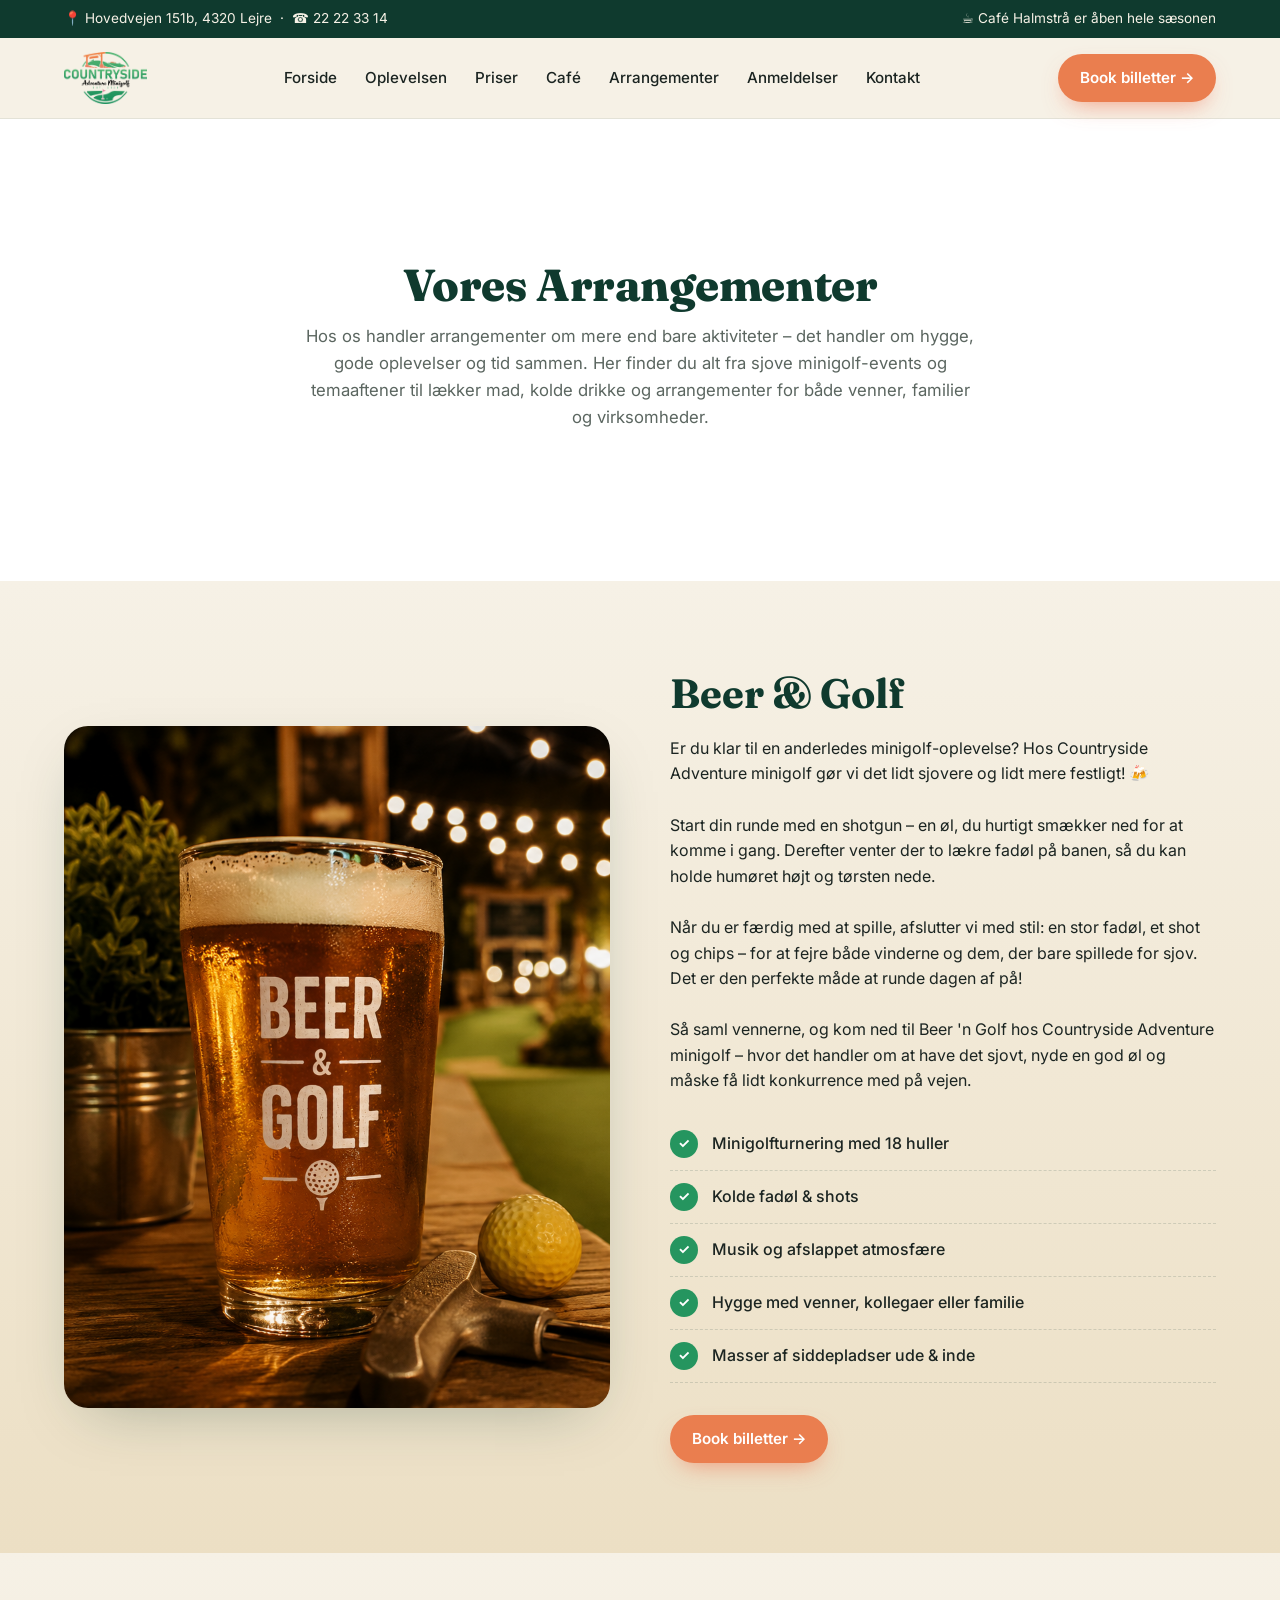
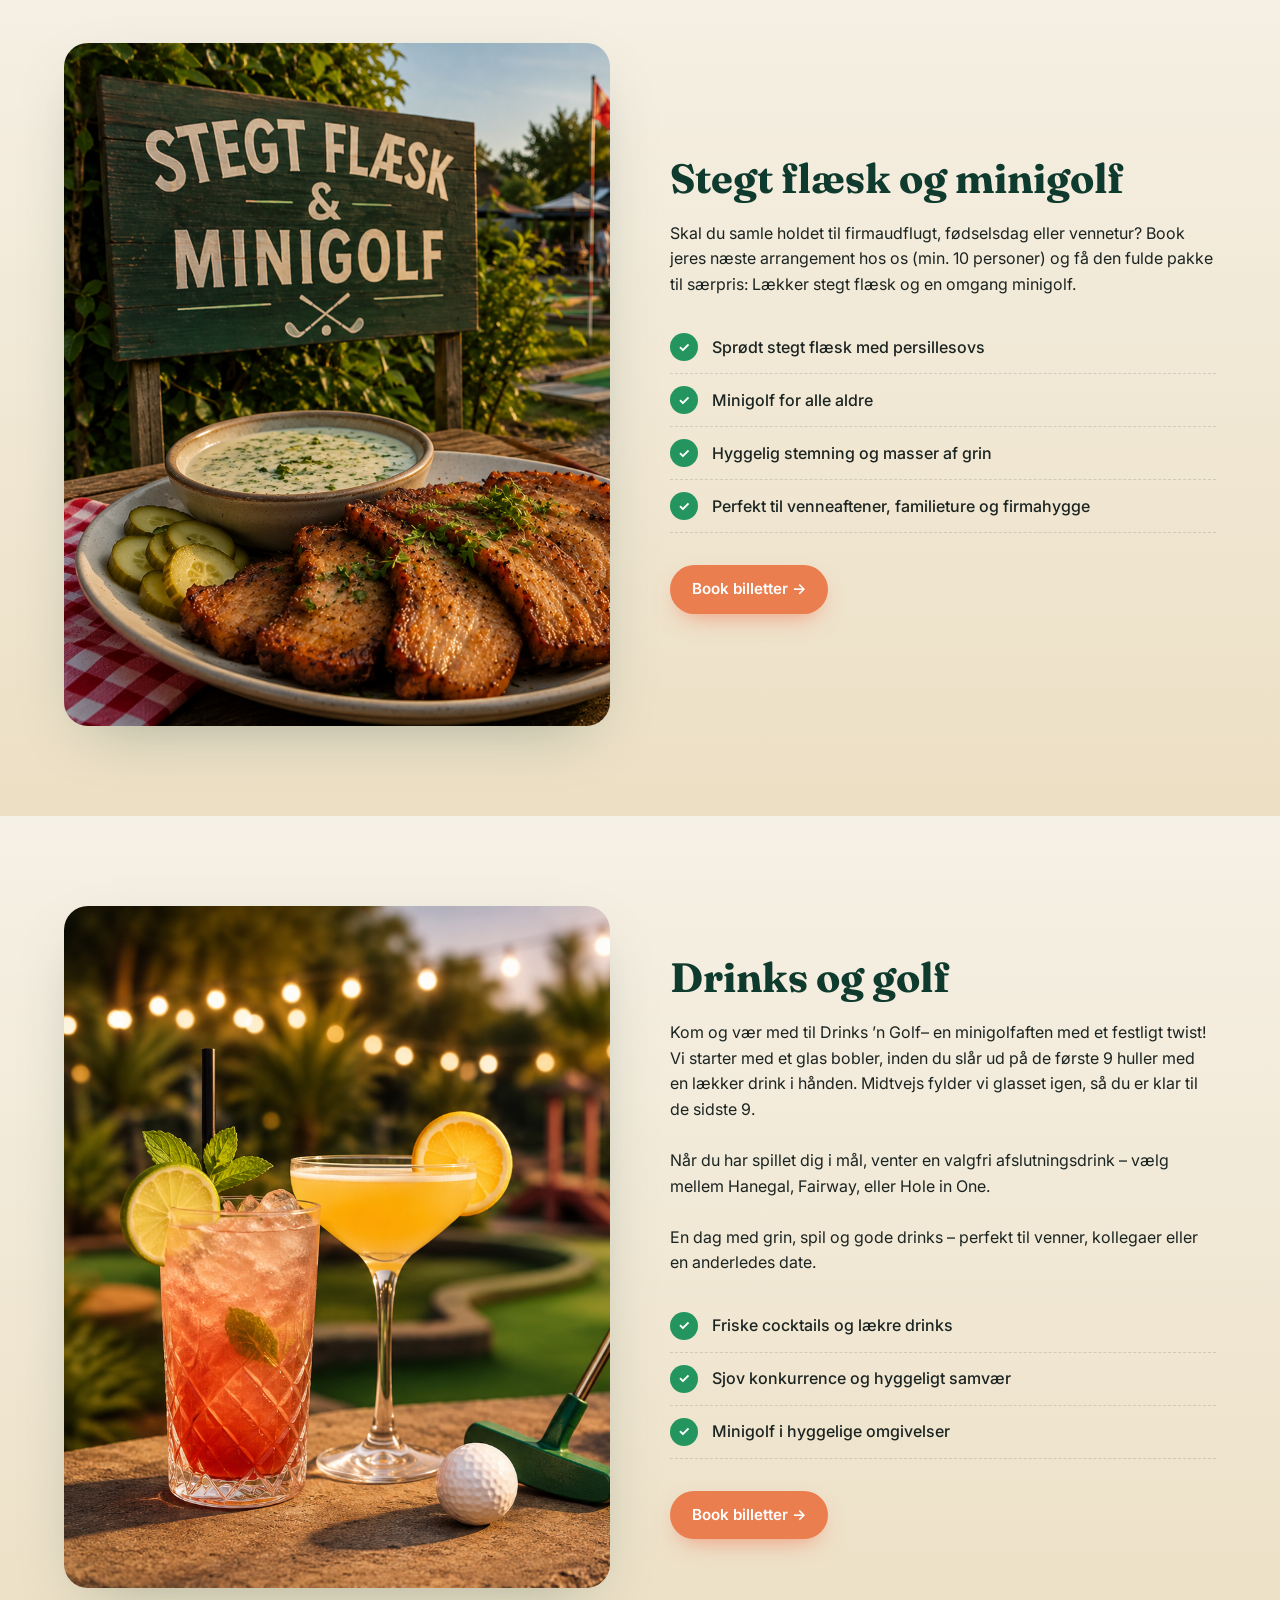
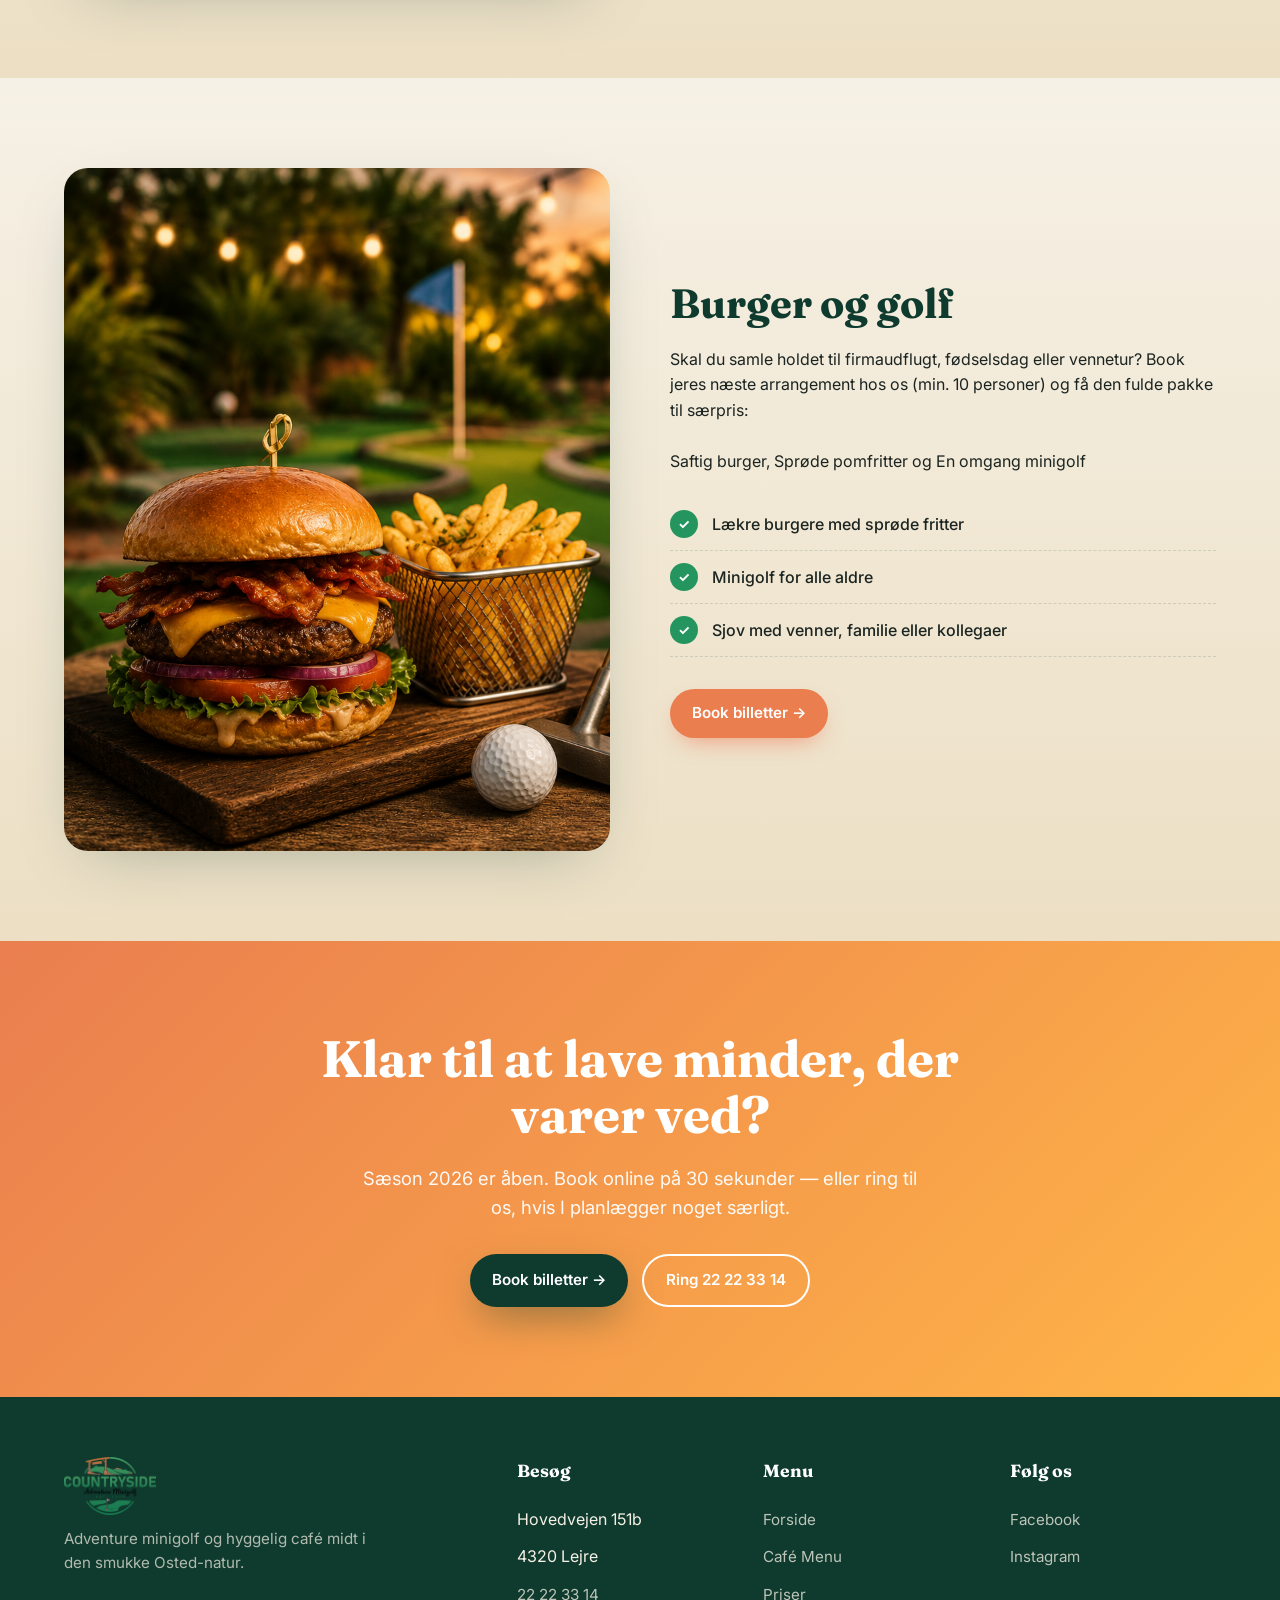
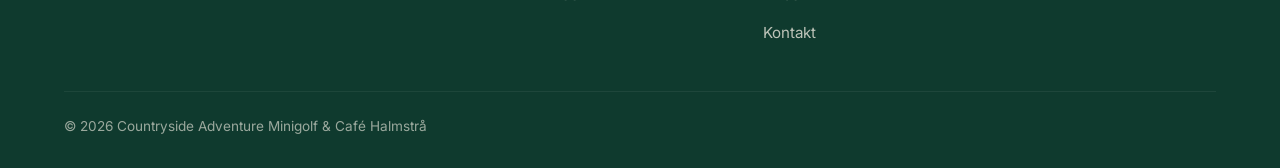
<file: arrangementer.html>
<!doctype html>
<html lang="da">
<head>
    <meta charset="utf-8" />
    <meta name="viewport" content="width=device-width,initial-scale=1" />

    <title>Arrangement</title>

    <meta name="description" content="Se menuen hos Café Halmstrå. Sandwiches, toast, pommes frites, kaffe, is og kolde drikke i hyggelige omgivelser i Osted." />

    <link rel="preconnect" href="https://fonts.googleapis.com">
    <link rel="preconnect" href="https://fonts.gstatic.com" crossorigin>

    <link href="https://fonts.googleapis.com/css2?family=Fraunces:wght@600;800&family=Inter:wght@400;500;600;700&display=swap" rel="stylesheet">
    <link rel="stylesheet" href="styles.css">
</head>

<body>



<div class="topbar">
    <div class="container">
        <span>📍 Hovedvejen 151b, 4320 Lejre &nbsp;·&nbsp; ☎️ 22 22 33 14</span>
        <span>☕ Café Halmstrå er åben hele sæsonen</span>
    </div>
</div>



<header class="nav">
    <div class="nav-inner container">

        <a href="index.html" class="logo">
            <img src="images/logo.png" alt="Countryside Minigolf logo">
        </a>

        <button class="menu-toggle" aria-label="Menu" onclick="document.querySelector('nav ul').classList.toggle('open')">☰</button>

        <nav>
            <ul>
                <li><a href="index.html">Forside</a></li>
                <li><a href="index.html#experience">Oplevelsen</a></li>
                <li><a href="index.html#pricing">Priser</a></li>
                <li><a href="cafe.html">Café</a></li>
                <li><a href="arrangementer.html">Arrangementer</a></li>
                <li><a href="index.html#testimonials">Anmeldelser</a></li>
                <li><a href="#contact">Kontakt</a></li>
            </ul>
        </nav>

        <a href="https://www.billetsalg.dk/Billetter?efter=minigolf" target="_blank" class="btn btn-primary">Book billetter →</a>
    </div>
</header>



<section class="features">
    <div class="container">
        <br>
        <br>

        <div class="sec-head">
            <h2>Vores Arrangementer</h2>
            <p>Hos os handler arrangementer om mere end bare aktiviteter – det handler om hygge, gode oplevelser og tid sammen. Her finder du alt fra sjove minigolf-events og temaaftener til lækker mad, kolde drikke og arrangementer for både venner, familier og virksomheder.</p>
        </div>
    </div>
</section>



<section class="experience exp">
    <div class="container exp-grid">

        <div class="exp-img">
            <img src="images/ChatGPT%20Image%2012.%20maj%202026,%2011.17.59.png"/>
        </div>

        <div>

            <h2>Beer & Golf</h2>

            <p>
                Er du klar til en anderledes minigolf-oplevelse? Hos Countryside Adventure minigolf gør vi det lidt sjovere og lidt mere festligt! 🍻<br><br>

                Start din runde med en shotgun – en øl, du hurtigt smækker ned for at komme i gang.
                Derefter venter der to lækre fadøl på banen, så du kan holde humøret højt og tørsten nede.<br><br>

                Når du er færdig med at spille, afslutter vi med stil: en stor fadøl, et shot og chips – for at fejre både vinderne og dem, der bare spillede for sjov. Det er den perfekte måde at runde dagen af på!<br><br>

                Så saml vennerne, og kom ned til Beer 'n Golf hos Countryside Adventure minigolf – hvor det handler om at have det sjovt, nyde en god øl og måske få lidt konkurrence med på vejen.
            </p>

            <ul>
                <li><span class="check">✓</span> Minigolfturnering med 18 huller</li>
                <li><span class="check">✓</span> Kolde fadøl & shots</li>
                <li><span class="check">✓</span> Musik og afslappet atmosfære</li>
                <li><span class="check">✓</span> Hygge med venner, kollegaer eller familie</li>
                <li><span class="check">✓</span> Masser af siddepladser ude & inde</li>
            </ul>
            <a href="https://www.billetsalg.dk/Event/Beer%20%26%20Golf/10455" target="_blank" class="btn btn-primary">Book billetter →</a>
        </div>
    </div>
</section>



<section class="experience exp">
    <div class="container exp-grid">

        <div class="exp-img">
            <img src="images/stegtflæsk.png"/>
        </div>

        <div>

            <h2>Stegt flæsk og minigolf</h2>

            <p>
                Skal du samle holdet til firmaudflugt, fødselsdag eller vennetur? Book jeres næste arrangement hos os (min. 10 personer) og få den fulde pakke til særpris:
                Lækker stegt flæsk og en omgang minigolf.
            </p>

            <ul>
                <li><span class="check">✓</span> Sprødt stegt flæsk med persillesovs</li>
                <li><span class="check">✓</span> Minigolf for alle aldre</li>
                <li><span class="check">✓</span> Hyggelig stemning og masser af grin</li>
                <li><span class="check">✓</span> Perfekt til venneaftener, familieture og firmahygge</li>
            </ul>
            <a href="https://www.billetsalg.dk/Event/Stegt%20fl%C3%A6sk%20og%20minigolf%20-%20Gruppetilbud/10881" target="_blank" class="btn btn-primary">Book billetter →</a>
        </div>
    </div>
</section>



<section class="experience exp">
    <div class="container exp-grid">

        <div class="exp-img">
            <img src="images/drinks.png"/>
        </div>

        <div>

            <h2>Drinks og golf</h2>

            <p>
                Kom og vær med til Drinks ’n Golf– en minigolfaften med et festligt twist!
                Vi starter med et glas bobler, inden du slår ud på de første 9 huller med en lækker drink i hånden. Midtvejs fylder vi glasset igen, så du er klar til
                de sidste 9.<br><br>

                Når du har spillet dig i mål, venter en valgfri afslutningsdrink – vælg mellem Hanegal, Fairway, eller Hole in One.<br><br>

                En dag med grin, spil og gode drinks – perfekt til venner, kollegaer eller en anderledes date.
            </p>

            <ul>
                <li><span class="check">✓</span> Friske cocktails og lækre drinks</li>
                <li><span class="check">✓</span> Sjov konkurrence og hyggeligt samvær</li>
                <li><span class="check">✓</span> Minigolf i hyggelige omgivelser</li>
            </ul>
            <a href="https://www.billetsalg.dk/Event/Drinks%20%26%20golf/10456" target="_blank" class="btn btn-primary">Book billetter →</a>
        </div>
    </div>
</section>



<section class="experience exp">
    <div class="container exp-grid">

        <div class="exp-img">
            <img src="images/burger.png"/>
        </div>

        <div>

            <h2>Burger og golf</h2>

            <p>
                Skal du samle holdet til firmaudflugt, fødselsdag eller vennetur? Book jeres næste arrangement hos os (min. 10 personer) og få den fulde pakke til særpris:<br><br>
                Saftig burger, Sprøde pomfritter og En omgang minigolf
            </p>

            <ul>
                <li><span class="check">✓</span> Lækre burgere med sprøde fritter</li>
                <li><span class="check">✓</span> Minigolf for alle aldre</li>
                <li><span class="check">✓</span> Sjov med venner, familie eller kollegaer</li>
            </ul>
            <a href="https://www.billetsalg.dk/Event/Burger%20%26%20golf%20%E2%80%93%20Gruppetilbud/10653" target="_blank" class="btn btn-primary">Book billetter →</a>
        </div>
    </div>
</section>



<section class="final-cta" id="contact">
    <div class="container">
        <h2>Klar til at lave minder, der varer ved?</h2>
        <p>Sæson 2026 er åben. Book online på 30 sekunder — eller ring til os, hvis I planlægger noget særligt.</p>
        <div style="display:flex;gap:14px;justify-content:center;flex-wrap:wrap">
            <a href="https://www.billetsalg.dk/Billetter?efter=minigolf" target="_blank" class="btn btn-primary">Book billetter →</a>
            <a href="tel:22223314" class="btn btn-ghost" style="color:#fff;border-color:#fff">Ring 22 22 33 14</a>
        </div>
    </div>
</section>



<footer>
    <div class="container">

        <div class="foot-grid">

            <div class="foot-brand">

                <a href="index.html" class="logo footer-logo">
                    <img src="images/logo.png" alt="Countryside Minigolf logo">
                </a>

                <p>
                    Adventure minigolf og hyggelig café midt i den smukke Osted-natur.
                </p>

            </div>



            <div>
                <h4>Besøg</h4>

                <ul>
                    <li>Hovedvejen 151b</li>
                    <li>4320 Lejre</li>
                    <li><a href="tel:22223314">22 22 33 14</a></li>
                </ul>
            </div>



            <div>
                <h4>Menu</h4>

                <ul>
                    <li><a href="index.html">Forside</a></li>
                    <li><a href="cafe.html">Café Menu</a></li>
                    <li><a href="index.html">Priser</a></li>
                    <li><a href="index.html">Kontakt</a></li>
                </ul>
            </div>



            <div>
                <h4>Følg os</h4>

                <ul>
                    <li><a href="https://www.facebook.com/p/Countryside-minigolf-og-Cafe-Halmstr%C3%A5-61574592312539/" target="_blank">Facebook</a></li>

                    <li><a href="https://www.instagram.com/countrysideminigolf_halmstraa/" target="_blank">Instagram</a></li>
                </ul>
            </div>

        </div>



        <div class="foot-bottom">
            <span>© 2026 Countryside Adventure Minigolf & Café Halmstrå</span>
        </div>

    </div>
</footer>


<script>

    document.querySelectorAll('a').forEach(link => {

        const href = link.getAttribute('href');

        if(
            href &&
            !href.startsWith('#') &&
            !href.startsWith('tel:') &&
            !href.startsWith('mailto:') &&
            !link.hasAttribute('target')
        ){

            link.addEventListener('click', function(e){

                e.preventDefault();

                document.body.classList.add('fade-out');

                setTimeout(() => {
                    window.location.href = href;
                }, 300);

            });

        }

    });

</script>

<script>

    const slides = document.querySelectorAll('.slide');

    let currentSlide = 0;

    setInterval(() => {

        slides[currentSlide].classList.remove('active');

        currentSlide = (currentSlide + 1) % slides.length;

        slides[currentSlide].classList.add('active');

    }, 3500);

</script>
</body>
</html>
</file>
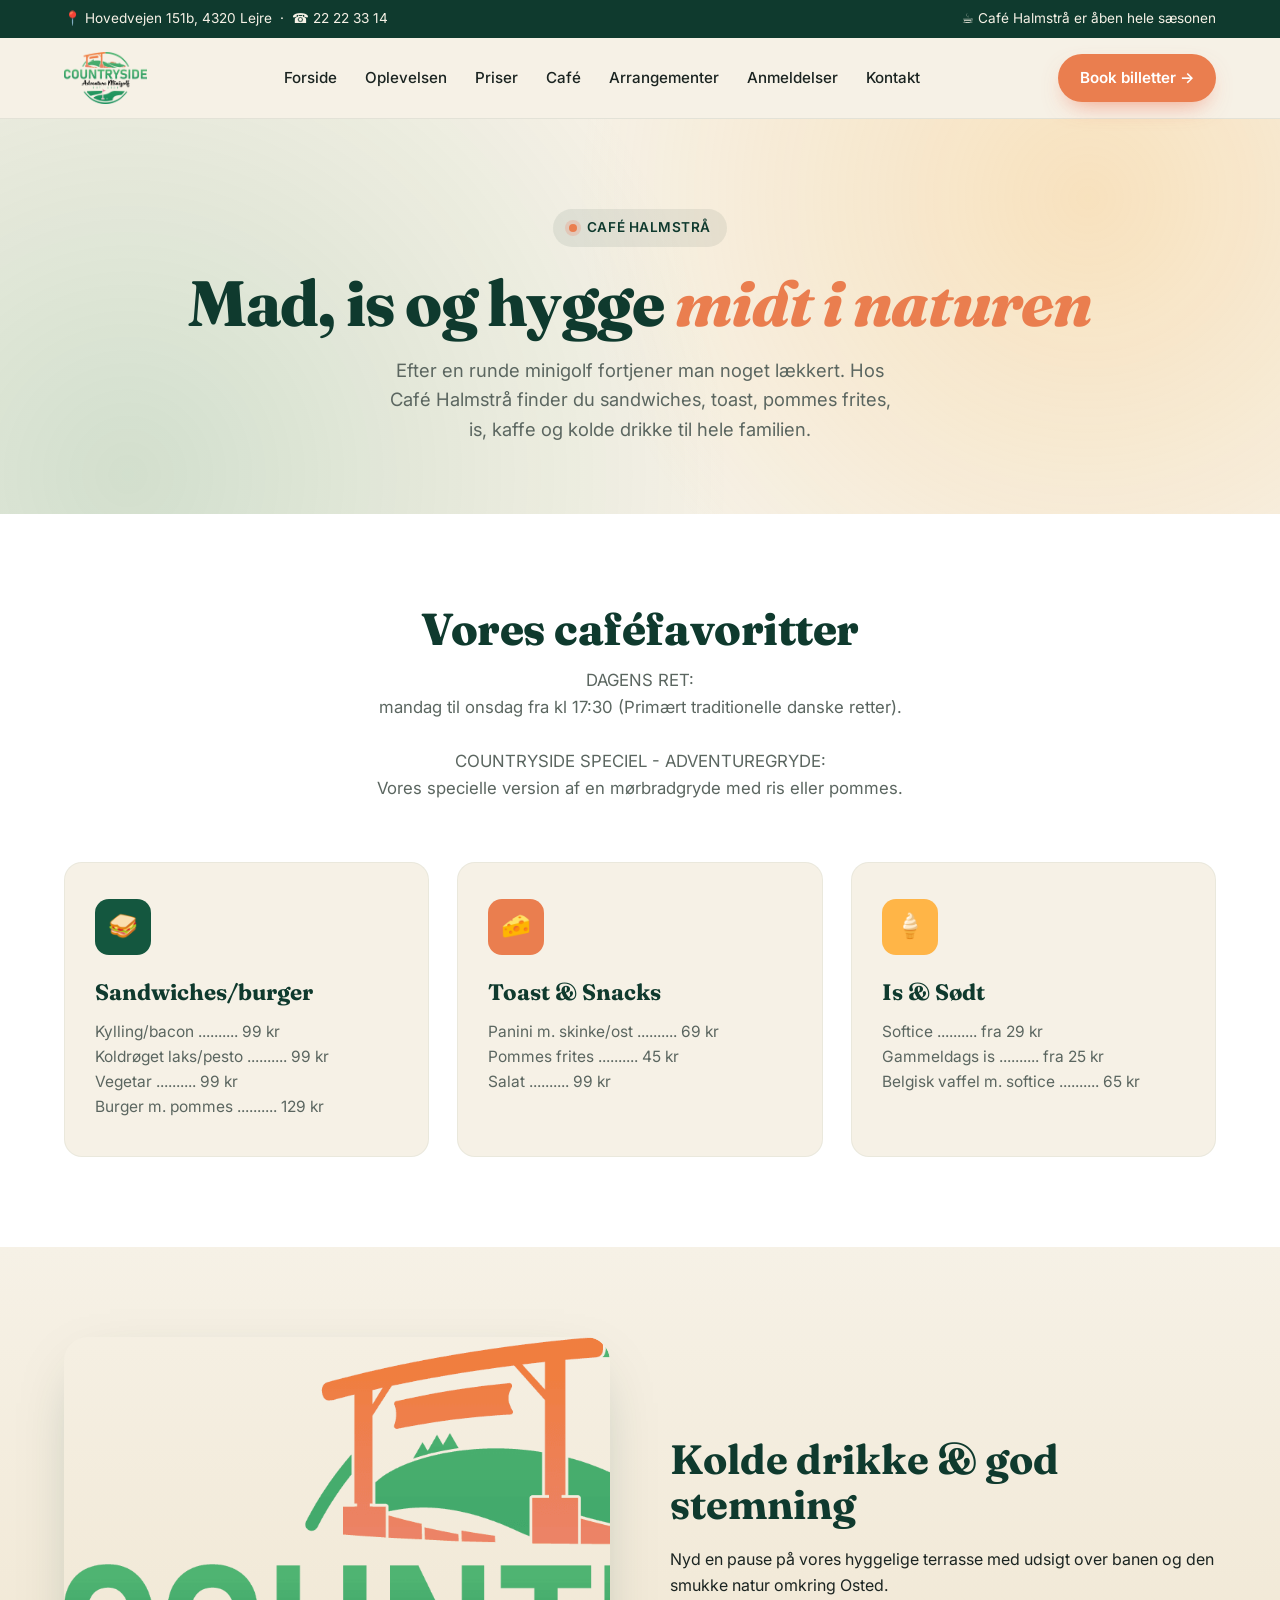
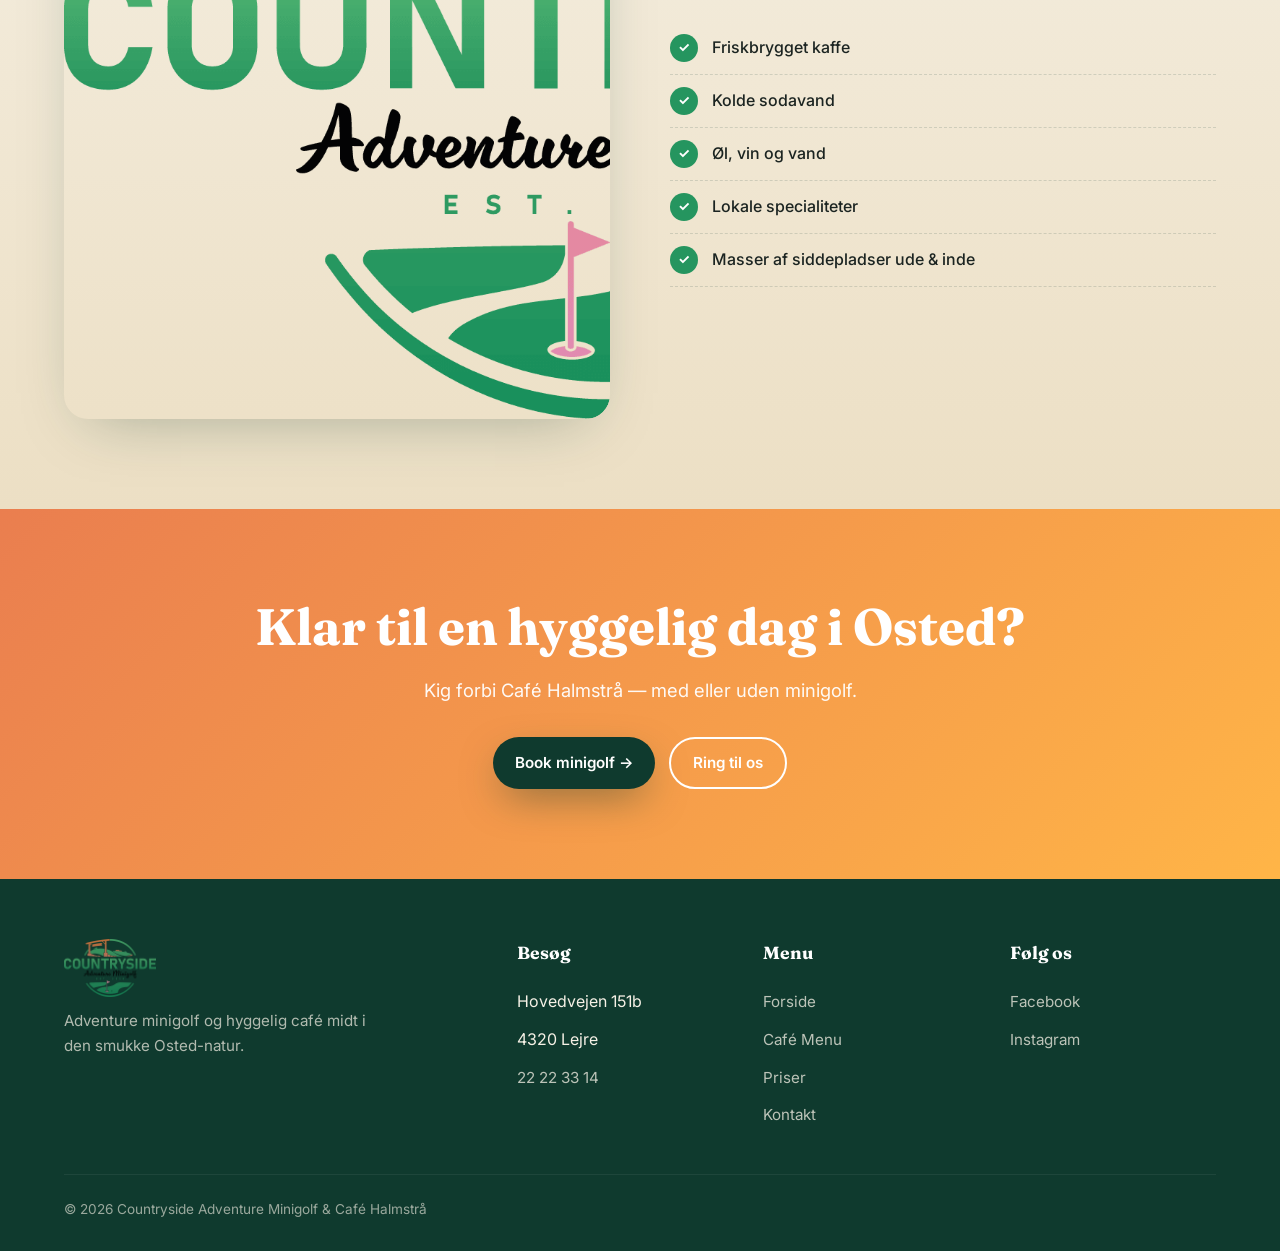
<file: cafe.html>
<!doctype html>
<html lang="da">
<head>
    <meta charset="utf-8" />
    <meta name="viewport" content="width=device-width,initial-scale=1" />

    <title>Café Menu – Countryside Adventure Minigolf & Café Halmstrå</title>

    <meta name="description" content="Se menuen hos Café Halmstrå. Sandwiches, toast, pommes frites, kaffe, is og kolde drikke i hyggelige omgivelser i Osted." />

    <link rel="preconnect" href="https://fonts.googleapis.com">
    <link rel="preconnect" href="https://fonts.gstatic.com" crossorigin>

    <link href="https://fonts.googleapis.com/css2?family=Fraunces:wght@600;800&family=Inter:wght@400;500;600;700&display=swap" rel="stylesheet">
    <link rel="stylesheet" href="styles.css">
</head>

<body>



<div class="topbar">
    <div class="container">
        <span>📍 Hovedvejen 151b, 4320 Lejre &nbsp;·&nbsp; ☎️ 22 22 33 14</span>
        <span>☕ Café Halmstrå er åben hele sæsonen</span>
    </div>
</div>



<header class="nav">
    <div class="nav-inner container">

        <a href="index.html" class="logo">
            <img src="images/logo.png" alt="Countryside Minigolf logo">
        </a>

        <button class="menu-toggle" aria-label="Menu" onclick="document.querySelector('nav ul').classList.toggle('open')">☰</button>

        <nav>
            <ul>
                <li><a href="index.html">Forside</a></li>
                <li><a href="index.html#experience">Oplevelsen</a></li>
                <li><a href="index.html#pricing">Priser</a></li>
                <li><a href="cafe.html">Café</a></li>
                <li><a href="arrangementer.html">Arrangementer</a></li>
                <li><a href="index.html#testimonials">Anmeldelser</a></li>
                <li><a href="#contact">Kontakt</a></li>
            </ul>
        </nav>

        <a href="https://www.billetsalg.dk/Billetter?efter=minigolf" target="_blank" class="btn btn-primary">Book billetter →</a>
    </div>
</header>



<section class="hero" style="padding:90px 0 70px">
    <div class="container" style="text-align:center">

        <span class="eyebrow">Café Halmstrå</span>

        <h1>Mad, is og hygge <em>midt i naturen</em></h1>

        <p class="lead" style="margin:0 auto">
            Efter en runde minigolf fortjener man noget lækkert.
            Hos Café Halmstrå finder du sandwiches, toast, pommes frites, is, kaffe og kolde drikke til hele familien.
        </p>

    </div>
</section>



<section class="features">
    <div class="container">

        <div class="sec-head">
            <h2>Vores caféfavoritter</h2>
            <p>DAGENS RET:<br> mandag til onsdag fra kl 17:30 (Primært traditionelle danske retter).<br><br>COUNTRYSIDE SPECIEL - ADVENTUREGRYDE:<br> Vores specielle version af en mørbradgryde med ris eller pommes.</p>
        </div>



        <div class="feature-grid">

            <div class="feature">
                <div class="feature-icon">🥪</div>
                <h3>Sandwiches/burger</h3>

                <p>
                    Kylling/bacon .......... 99 kr<br>
                    Koldrøget laks/pesto .......... 99 kr<br>
                    Vegetar .......... 99 kr<br>
                    Burger m. pommes .......... 129 kr
                </p>
            </div>



            <div class="feature">
                <div class="feature-icon">🧀</div>
                <h3>Toast & Snacks</h3>

                <p>
                    Panini m. skinke/ost .......... 69 kr<br>
                    Pommes frites .......... 45 kr<br>
                    Salat .......... 99 kr
                </p>
            </div>



            <div class="feature">
                <div class="feature-icon">🍦</div>
                <h3>Is & Sødt</h3>

                <p>
                    Softice .......... fra 29 kr<br>
                    Gammeldags is .......... fra 25 kr<br>
                    Belgisk vaffel m. softice .......... 65 kr
                </p>
            </div>

        </div>
    </div>
</section>



<section class="experience exp">
    <div class="container exp-grid">

        <div class="exp-img slideshow">

            <img class="slide active" src="images/logo.png" alt="Café Halmstrå">
            <img class="slide" src="images/logo.png" alt="Terrasse">
            <img class="slide" src="images/logo.png" alt="Mad og drikke">

        </div>

        <div>

            <h2>Kolde drikke & god stemning</h2>

            <p>
                Nyd en pause på vores hyggelige terrasse med udsigt over banen og den smukke natur omkring Osted.
            </p>

            <ul>
                <li><span class="check">✓</span> Friskbrygget kaffe</li>
                <li><span class="check">✓</span> Kolde sodavand</li>
                <li><span class="check">✓</span> Øl, vin og vand</li>
                <li><span class="check">✓</span> Lokale specialiteter</li>
                <li><span class="check">✓</span> Masser af siddepladser ude & inde</li>
            </ul>


        </div>
    </div>
</section>



<section class="final-cta" id="contact">

    <div class="container">

        <h2>Klar til en hyggelig dag i Osted?</h2>

        <p>
            Kig forbi Café Halmstrå — med eller uden minigolf.
        </p>

        <div style="display:flex;gap:14px;justify-content:center;flex-wrap:wrap">

            <a href="https://www.billetsalg.dk/Billetter?efter=minigolf" target="_blank" class="btn btn-primary">
                Book minigolf →
            </a>

            <a href="tel:22223314" class="btn btn-ghost" style="color:#fff;border-color:#fff">
                Ring til os
            </a>

        </div>

    </div>
</section>



<footer>
    <div class="container">

        <div class="foot-grid">

            <div class="foot-brand">

                <a href="index.html" class="logo footer-logo">
                    <img src="images/logo.png" alt="Countryside Minigolf logo">
                </a>

                <p>
                    Adventure minigolf og hyggelig café midt i den smukke Osted-natur.
                </p>

            </div>



            <div>
                <h4>Besøg</h4>

                <ul>
                    <li>Hovedvejen 151b</li>
                    <li>4320 Lejre</li>
                    <li><a href="tel:22223314">22 22 33 14</a></li>
                </ul>
            </div>



            <div>
                <h4>Menu</h4>

                <ul>
                    <li><a href="index.html">Forside</a></li>
                    <li><a href="cafe.html">Café Menu</a></li>
                    <li><a href="index.html">Priser</a></li>
                    <li><a href="index.html">Kontakt</a></li>
                </ul>
            </div>



            <div>
                <h4>Følg os</h4>

                <ul>
                    <li><a href="https://www.facebook.com/p/Countryside-minigolf-og-Cafe-Halmstr%C3%A5-61574592312539/" target="_blank">Facebook</a></li>

                    <li><a href="https://www.instagram.com/countrysideminigolf_halmstraa/" target="_blank">Instagram</a></li>
                </ul>
            </div>

        </div>



        <div class="foot-bottom">
            <span>© 2026 Countryside Adventure Minigolf & Café Halmstrå</span>
        </div>

    </div>
</footer>


<script>

    document.querySelectorAll('a').forEach(link => {

        const href = link.getAttribute('href');

        if(
            href &&
            !href.startsWith('#') &&
            !href.startsWith('tel:') &&
            !href.startsWith('mailto:') &&
            !link.hasAttribute('target')
        ){

            link.addEventListener('click', function(e){

                e.preventDefault();

                document.body.classList.add('fade-out');

                setTimeout(() => {
                    window.location.href = href;
                }, 300);

            });

        }

    });

</script>

<script>

    const slides = document.querySelectorAll('.slide');

    let currentSlide = 0;

    setInterval(() => {

        slides[currentSlide].classList.remove('active');

        currentSlide = (currentSlide + 1) % slides.length;

        slides[currentSlide].classList.add('active');

    }, 3500);

</script>
</body>
</html>
</file>
<file: styles.css>
:root{
  --green-900:#0f3a2e;
  --green-700:#14573f;
  --green-500:#25955F;
  --cream:#f6f1e6;
  --sand:#ecdfc4;
  --sun:#ffb547;
  --coral:#EA7E4F;
  --ink:#1b2421;
  --muted:#5b6660;
  --radius:18px;
  --shadow:0 20px 60px -25px rgba(15,58,46,.35);
}

*{
    box-sizing:border-box;
    margin:0;
    padding:0
}


html{
    scroll-behavior:smooth
}


body{
    font-family:'Inter',system-ui,sans-serif;
    color:var(--ink);
    background:var(--cream);
    line-height:1.6
}


body{
    opacity:0;
    animation:fadeIn .45s ease forwards;
}

body.fade-out{
    opacity:0;
    transition:opacity .35s ease;
}

@keyframes fadeIn{
    to{
        opacity:1;
    }
}


img{
    max-width:100%;
    display:block
}


a{
    color:inherit;
    text-decoration:none
}


.container{
    max-width:1200px;
    margin:0 auto;
    padding:0 24px
}


.topbar{
    background:var(--green-900);
    color:var(--cream);
    font-size:.85rem
}


.topbar .container{
    display:flex;
    justify-content:space-between;
    align-items:center;
    padding:8px 24px;
    gap:16px;
    flex-wrap:wrap
}


.topbar a{
    opacity:.9
}


.topbar a:hover{
    opacity:1;
    text-decoration:underline
}


header.nav{
    position:sticky;
    top:0;
    background:rgba(246,241,230,.92);
    backdrop-filter:blur(10px);z-index:50;
    border-bottom:1px solid rgba(15,58,46,.08)
}


.nav-inner{
    display:flex;
    align-items:center;
    justify-content:space-between;
    padding:14px 24px
}


.logo{
    font-family:'Fraunces',serif;
    font-weight:800;
    font-size:1.4rem;
    color:var(--green-900);
    letter-spacing:-.02em
}


.logo span{
    color:var(--coral)
}


nav ul{
    display:flex;
    gap:28px;
    list-style:none
}


nav a{
    font-weight:500;
    font-size:.95rem;
    position:relative;
    padding:6px 0
}


nav a:hover{
    color:var(--green-700)
}


nav a::after{
    content:"";
    position:absolute;
    left:0;
    bottom:0;
    width:0;
    height:2px;
    background:var(--coral);
    transition:width .25s
}


nav a:hover::after{
    width:100%
}


.btn{
    display:inline-flex;
    align-items:center;
    gap:8px;
    font-weight:600;
    padding:12px 22px;
    border-radius:999px;
    border:none;
    cursor:pointer;
    transition:transform .2s,box-shadow .2s,background .2s;
    font-family:inherit;
    font-size:.95rem
}


.btn-primary{
    background:var(--coral);
    color:#fff;
    box-shadow:0 10px 25px -10px rgba(239,108,74,.7)
}


.btn-primary:hover{
    transform:translateY(-2px);
    background:#e85a36
}


.btn-ghost{
    background:transparent;
    color:var(--green-900);
    border:2px solid var(--green-900)
}


.btn-ghost:hover{
    background:var(--green-900);
    color:var(--cream)
}


.menu-toggle{
    display:none;
    background:none;
    border:none;
    font-size:1.6rem;
    color:var(--green-900);
    cursor:pointer
}


.hero{
    position:relative;
    overflow:hidden;
    padding:80px 0 100px;
    background:
            radial-gradient(circle at 85% 20%, rgba(255,181,71,.25), transparent 45%),
            radial-gradient(circle at 10% 90%, rgba(47,143,94,.18), transparent 50%),
            var(--cream)
}


.hero-grid{
    display:grid;
    grid-template-columns:1.05fr .95fr;
    gap:60px;
    align-items:center
}


.eyebrow{
    display:inline-flex;
    align-items:center;
    gap:10px;
    background:rgba(15,58,46,.08);
    color:var(--green-900);
    padding:8px 16px;
    border-radius:999px;
    font-weight:600;
    font-size:.85rem;
    letter-spacing:.04em;
    text-transform:uppercase
}


.eyebrow::before{
    content:"";
    width:8px;
    height:8px;
    border-radius:50%;
    background:var(--coral);
    box-shadow:0 0 0 4px rgba(239,108,74,.2)
}


h1{
    font-family:'Fraunces',serif;
    font-weight:800;
    font-size:clamp(2.4rem,5vw,4.4rem);
    line-height:1.05;
    letter-spacing:-.02em;
    color:var(--green-900);
    margin:22px 0 20px
}


h1 em{
    font-style:italic;
    color:var(--coral)
}


.hero p.lead{
    font-size:1.15rem;
    color:var(--muted);
    max-width:520px;
    margin-bottom:32px
}


.hero-cta{
    display:flex;
    gap:14px;
    flex-wrap:wrap;
    margin-bottom:36px
}


.trust{
    display:flex;
    gap:28px;
    flex-wrap:wrap;
    align-items:center
}


.trust-item{
    display:flex;
    align-items:center;
    gap:10px;
    font-size:.9rem;
    color:var(--green-900);
    font-weight:500
}


.stars{
    color:var(--sun);
    letter-spacing:2px
}


.hero-visual{
    position:relative;
    aspect-ratio:1/1;
    border-radius:32px;
    overflow:hidden;
    box-shadow:var(--shadow)
}


.hero-visual img{
    width:100%;
    height:100%;
    object-fit:cover
}


.badge-float{
    position:absolute;
    background:#fff;
    padding:10px 14px 10px 10px;
    border-radius:16px;
    box-shadow:0 15px 40px -10px rgba(0,0,0,.25);
    font-weight:600;
    font-size:.9rem;
    display:flex;
    align-items:center;
    gap:12px
}


.badge-float.tl{
    top:30px;
    left:-20px;
    color:var(--green-900)
}


.badge-float.br{
    bottom:40px;
    right:-20px;
    color:var(--coral)
}


.badge-photo{
    width:44px;
    height:44px;
    border-radius:12px;
    object-fit:cover;
    flex-shrink:0
}


section{
    padding:90px 0
}


.sec-head{
    text-align:center;
    max-width:680px;
    margin:0 auto 60px
}


.sec-head h2{
    font-family:'Fraunces',serif;
    font-weight:800;
    font-size:clamp(2rem,3.5vw,3rem);
    color:var(--green-900);
    line-height:1.1;
    letter-spacing:-.01em
}


.sec-head p{
    color:var(--muted);
    font-size:1.05rem;
    margin-top:14px
}


.features{
    background:#fff
}


.feature-grid{
    display:grid;
    grid-template-columns:repeat(3,1fr);
    gap:28px
}


.feature{
    background:var(--cream);
    padding:36px 30px;
    border-radius:var(--radius);
    transition:transform .3s,box-shadow .3s;
    border:1px solid rgba(15,58,46,.05)
}


.feature:hover{
    transform:translateY(-6px);
    box-shadow:var(--shadow)
}


.feature-icon{
    width:56px;
    height:56px;
    border-radius:14px;
    background:var(--green-700);
    color:var(--cream);
    display:flex;
    align-items:center;
    justify-content:center;
    font-size:1.5rem;
    margin-bottom:20px
}


.feature:nth-child(2) .feature-icon{
    background:var(--coral)
}


.feature:nth-child(3) .feature-icon{
    background:var(--sun);
    color:var(--green-900)
}


.feature h3{
    font-family:'Fraunces',serif;
    font-size:1.4rem;
    color:var(--green-900);
    margin-bottom:10px
}


.feature p{
    color:var(--muted);
    font-size:.97rem
}


.experience{
    background:linear-gradient(180deg,var(--cream),var(--sand))
}


.exp-grid{
    display:grid;
    grid-template-columns:1fr 1fr;
    gap:60px;
    align-items:center
}


.exp-img{
    aspect-ratio:4/5;
    border-radius:24px;
    overflow:hidden;
    box-shadow:var(--shadow)
}


.exp-img img{
    width:100%;
    height:100%;
    object-fit:cover;
    object-position: left center;
}


.exp h2{
    font-family:'Fraunces',serif;
    font-size:clamp(2rem,3.2vw,2.8rem);
    color:var(--green-900);
    line-height:1.1;
    margin-bottom:20px
}


.exp ul{
    list-style:none;
    margin:24px 0 32px
}


.exp li{
    padding:12px 0;
    border-bottom:1px dashed rgba(15,58,46,.15);
    display:flex;
    align-items:center;
    gap:14px;
    font-weight:500
}


.check{
    width:28px;
    height:28px;
    border-radius:50%;
    background:var(--green-500);
    color:#fff;
    display:flex;
    align-items:center;
    justify-content:center;
    flex-shrink:0;
    font-size:.85rem;
    font-weight:700
}


.pricing{
    background:var(--green-900);
    color:var(--cream)
}


.pricing .sec-head h2,
.pricing .sec-head{
    color:var(--cream)
}


.pricing .sec-head p{
    color:rgba(246,241,230,.7)
}


.price-grid{
    display:grid;
    grid-template-columns:repeat(3,1fr);
    gap:24px
}


.price{
    background:rgba(255,255,255,.05);
    border:1px solid rgba(255,255,255,.1);
    border-radius:var(--radius);
    padding:36px 28px;
    text-align:center;
    transition:transform .3s,background .3s
}


.price:hover{
    transform:translateY(-6px);
    background:rgba(255,255,255,.09)
}


.price.featured{
    background:var(--coral);
    border-color:var(--coral);
    position:relative
}


.price.featured::before{
    content:"Mest populær";
    position:absolute;
    top:-12px;
    left:50%;
    transform:translateX(-50%);
    background:var(--sun);
    color:var(--green-900);
    padding:5px 14px;
    border-radius:999px;
    font-size:.75rem;
    font-weight:700;
    text-transform:uppercase;
    letter-spacing:.05em
}


.price h3{
    font-family:'Fraunces',serif;
    font-size:1.5rem;
    margin-bottom:8px
}


.price .amount{
    font-family:'Fraunces',serif;
    font-size:3rem;
    font-weight:800;
    margin:14px 0
}


.price .amount small{
    font-size:1rem;
    font-weight:400;
    opacity:.7
}


.price ul{
    list-style:none;
    margin:20px 0;
    text-align:left
}


.price li{
    padding:8px 0;
    font-size:.95rem;
    display:flex;
    gap:10px;
    align-items:center
}


.price li::before{
    content:"✓";
    color:var(--sun);
    font-weight:700
}


.price.featured li::before{
    color:#fff
}


.testimonials{
    background:#fff
}


.test-grid{
    display:grid;
    grid-template-columns:repeat(3,1fr);
    gap:28px
}


.test{
    background:var(--cream);
    padding:32px;
    border-radius:var(--radius);
    position:relative
}


.test::before{
    content:"\201C";
    font-family:'Fraunces',serif;
    font-size:5rem;
    color:var(--coral);
    position:absolute;
    top:-10px;
    left:20px;
    line-height:1;
    opacity:.3
}


.test p{
    font-size:1rem;
    color:var(--ink);
    margin-bottom:20px;
    font-style:italic
}


.test-author{
    display:flex;
    align-items:center;
    gap:12px
}


.avatar{
    width:44px;
    height:44px;
    border-radius:50%;
    background:var(--green-500);
    color:#fff;
    display:flex;
    align-items:center;
    justify-content:center;
    font-weight:700
}


.test-author strong{
    display:block;
    color:var(--green-900)
}


.test-author span{
    font-size:.85rem;
    color:var(--muted)
}


.final-cta{
    background:linear-gradient(135deg,var(--coral),var(--sun));
    color:#fff;
    text-align:center
}


.final-cta h2{
    font-family:'Fraunces',serif;
    font-size:clamp(2rem,4vw,3.4rem);
    max-width:780px;
    margin:0 auto 20px;
    line-height:1.1
}


.final-cta p{
    font-size:1.15rem;
    max-width:560px;
    margin:0 auto 32px;
    opacity:.95
}


.final-cta .btn-primary{
    background:var(--green-900);
    box-shadow:0 15px 40px -10px rgba(15,58,46,.5)
}


.final-cta .btn-primary:hover{
    background:#0a2c22
}


footer{
    background:var(--green-900);
    color:var(--cream);
    padding:60px 0 30px
}


.foot-grid{
    display:grid;
    grid-template-columns:2fr 1fr 1fr 1fr;
    gap:40px;
    margin-bottom:40px
}


footer h4{
    font-family:'Fraunces',serif;
    font-size:1.1rem;
    margin-bottom:16px;
    color:#fff
}


footer ul{
    list-style:none
}


footer li{
    padding:6px 0
}


footer a{
    opacity:.75;
    font-size:.95rem
}


footer a:hover{
    opacity:1;
    color:var(--sun)
}


.foot-brand p{
    opacity:.7;
    font-size:.95rem;
    margin-top:12px;
    max-width:320px
}


.foot-bottom{
    border-top:1px solid rgba(255,255,255,.1);
    padding-top:24px;
    display:flex;
    justify-content:space-between;
    font-size:.85rem;
    opacity:.6;
    flex-wrap:wrap;
    gap:10px
}


@media (max-width:900px){

    .hero-grid,
    .exp-grid{
        grid-template-columns:1fr;
        gap:40px
    }


    .feature-grid,
    .price-grid,
    .test-grid,
    .foot-grid{
        grid-template-columns:1fr
    }


    nav ul{
        display:none;
        position:absolute;
        top:100%;
        left:0;
        right:0;
        background:var(--cream);
        flex-direction:column;
        padding:20px;
        gap:0;
        border-bottom:1px solid rgba(15,58,46,.1)
    }


    nav ul.open{
        display:flex
    }


    nav li{
        padding:12px 0;
        border-bottom:1px solid rgba(15,58,46,.06)
    }


    .menu-toggle{
        display:block
    }


    .badge-float.tl{
        left:10px
    }


    .badge-float.br{
        right:10px
    }


    section{
        padding:60px 0
    }
}


.logo img{
    height:52px;
    width:auto;
    display:block;
}

.footer-logo img{
    height:58px;
}

@media (max-width:900px){

    .logo img{
        height:42px;
    }

}


.slideshow{
    position:relative;
    overflow:hidden;
}

.slide{
    position:absolute;
    inset:0;
    width:100%;
    height:100%;
    object-fit:cover;
    opacity:0;
    transition:opacity 1s ease-in-out;
}

.slide.active{
    opacity:1;
}

.slideshow img{
    border-radius:24px;
}


.hero-visual video{
    width:100%;
    height:100%;
    object-fit:cover;
    display:block;
}

.hero-visual::after{
    content:"";
    position:absolute;
    inset:0;
    background:linear-gradient(
            to top,
            rgba(0,0,0,.18),
            rgba(0,0,0,0)
    );
    pointer-events:none;
}
</file>
